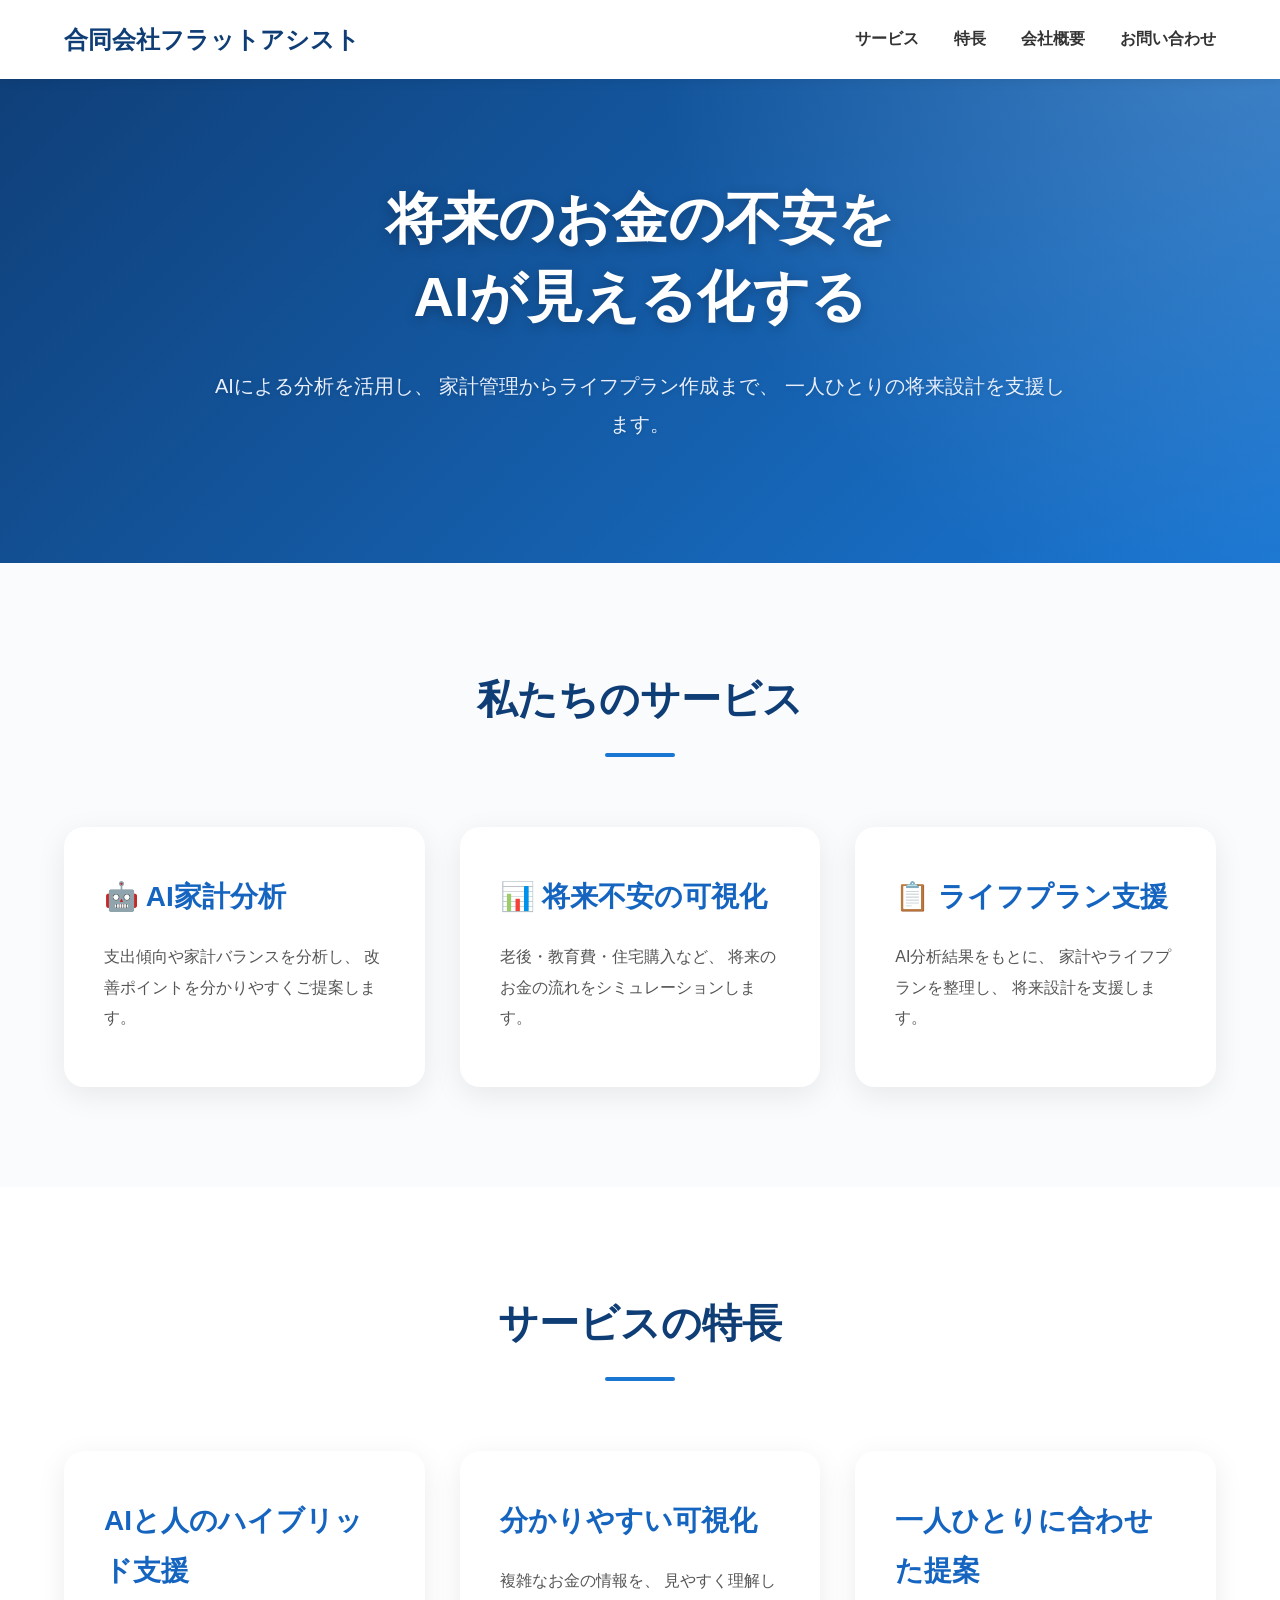
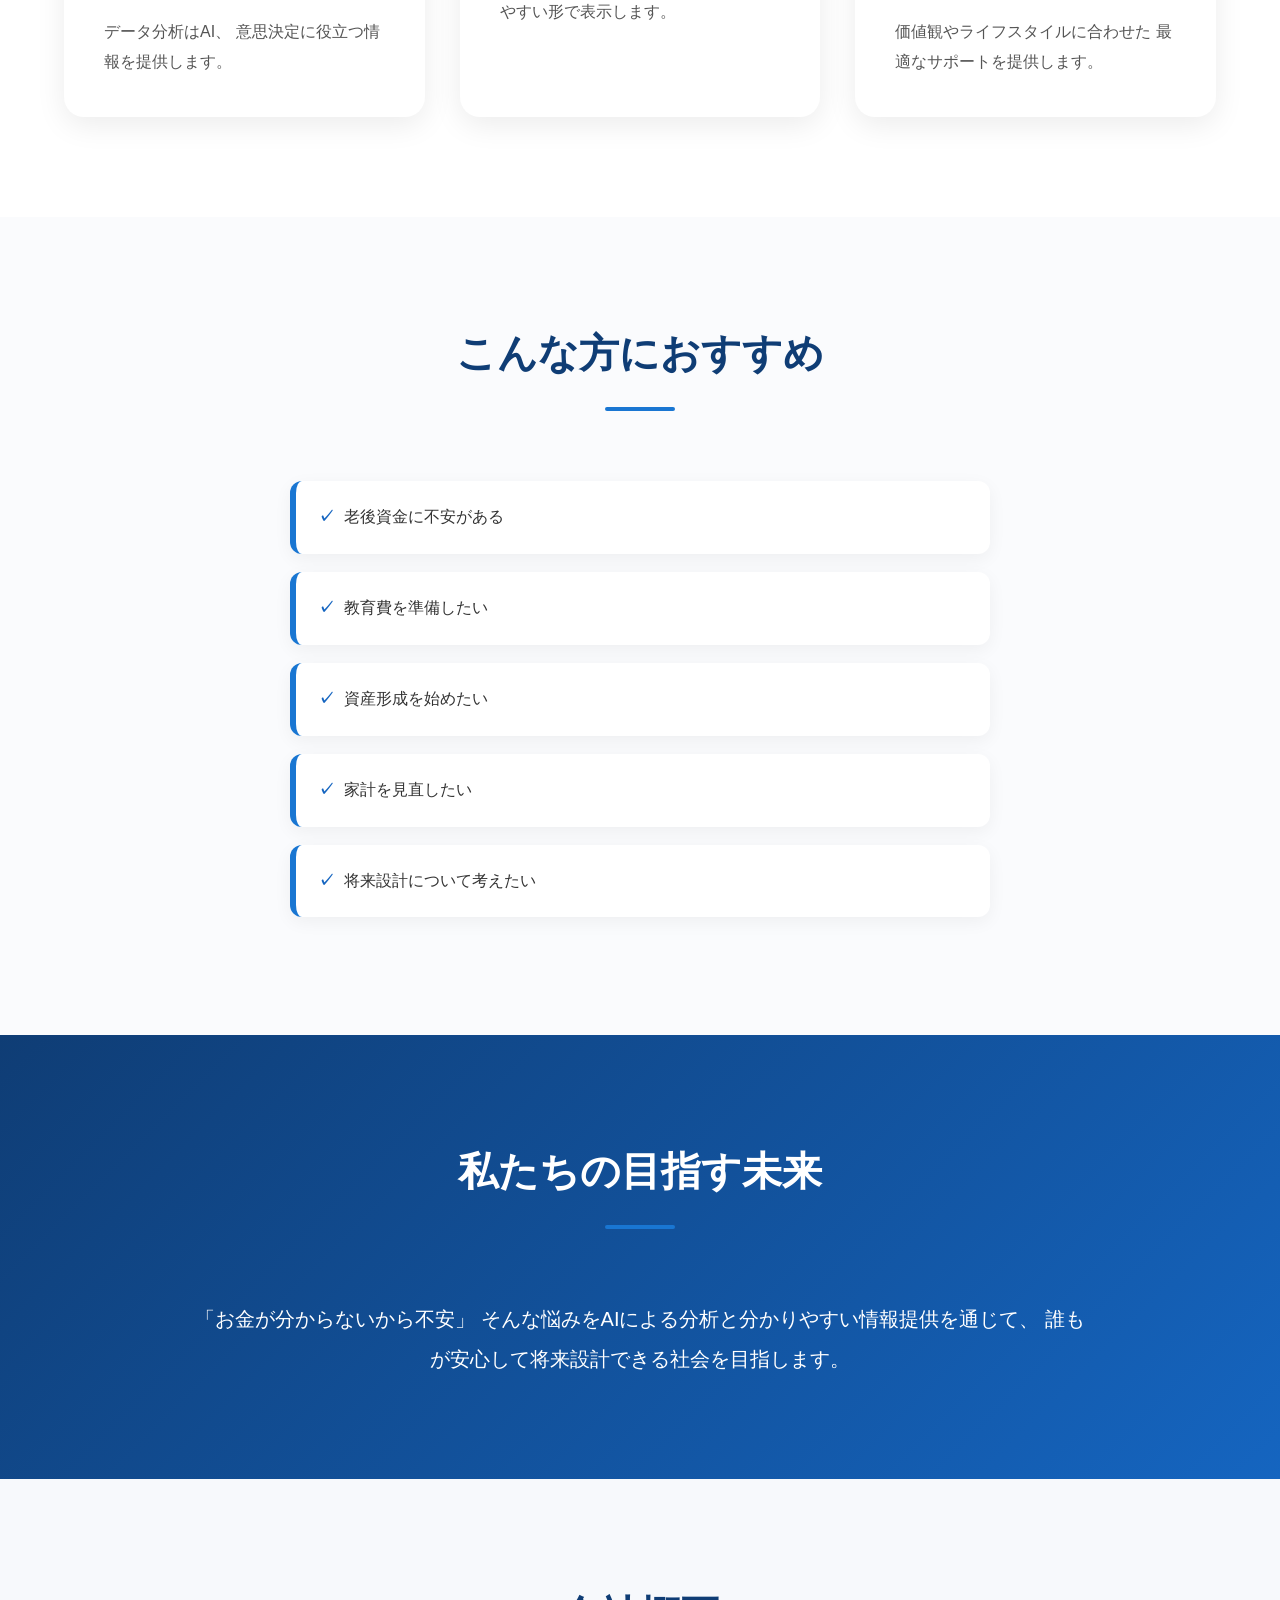
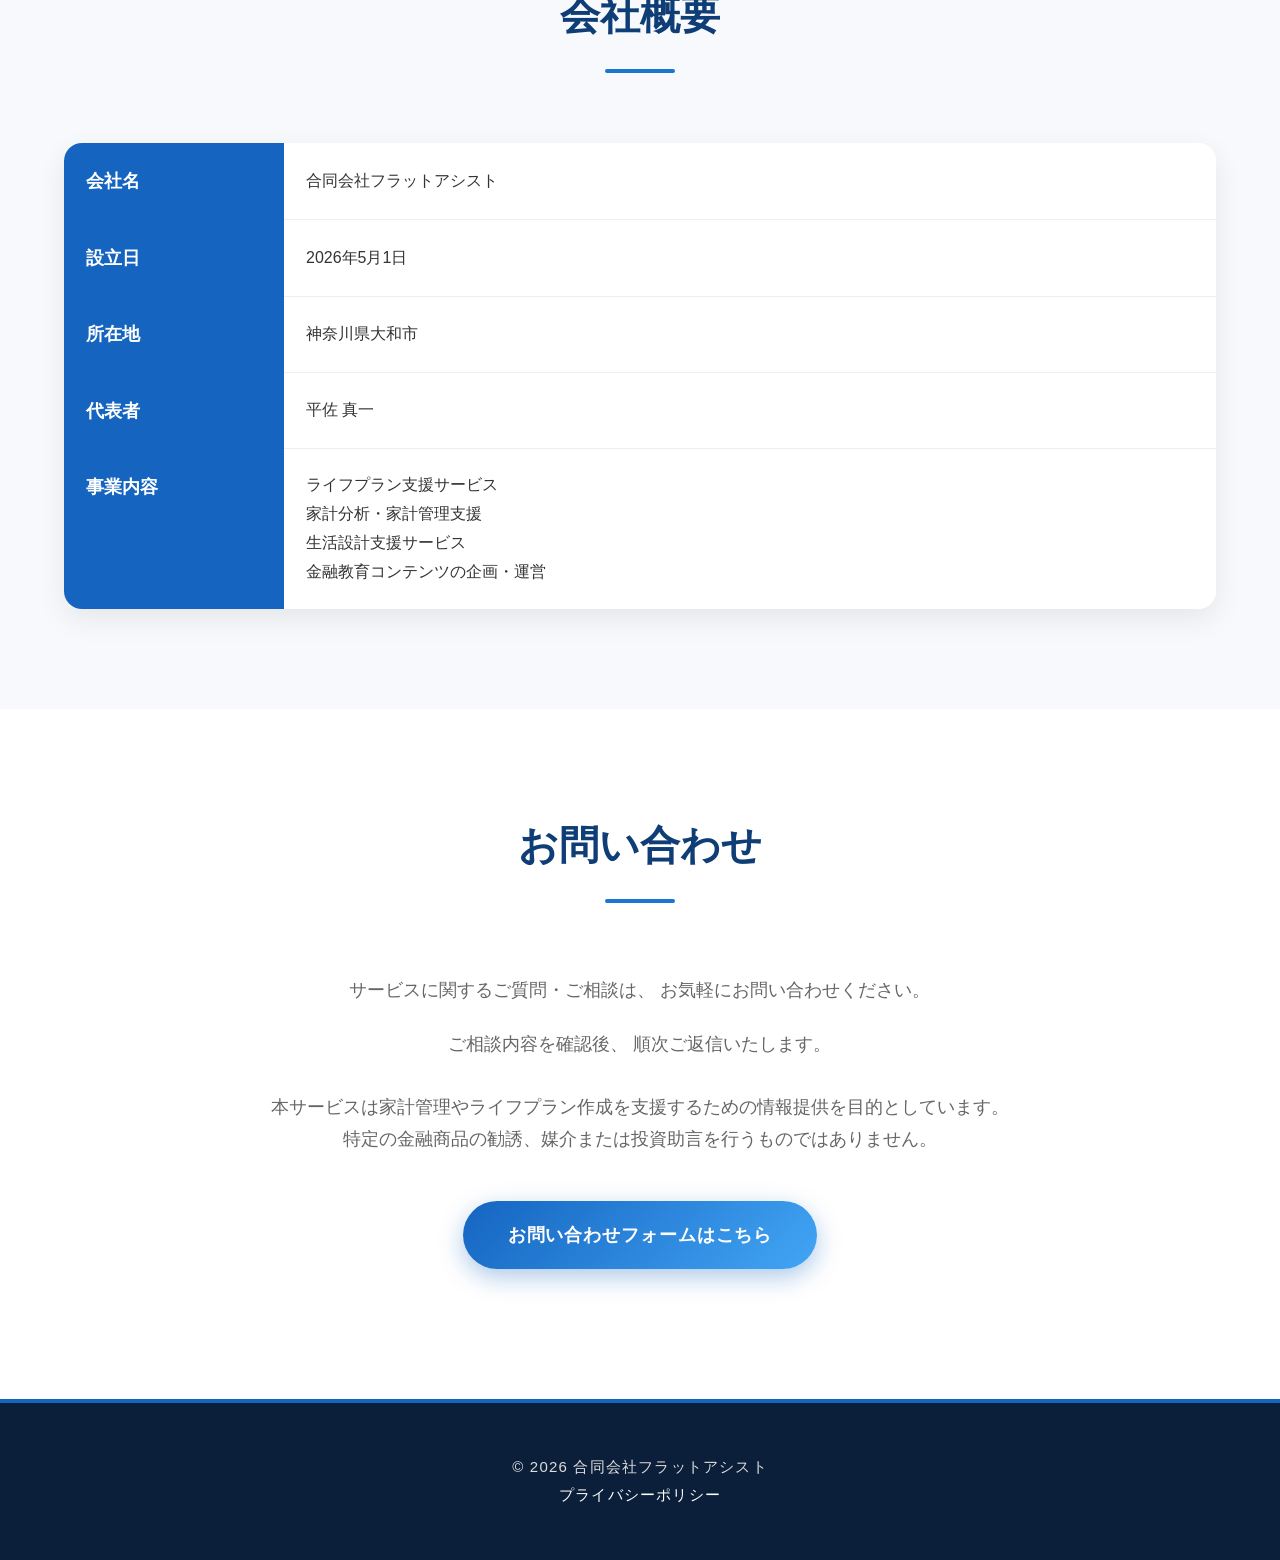
<file: index.html>
<!DOCTYPE html>
<html lang="ja">
<head>

<meta charset="UTF-8">
<meta name="viewport" content="width=device-width, initial-scale=1.0">

<title>合同会社フラットアシスト</title>

<meta name="description" content="AIを活用し、家計管理やライフプランを見える化する生活設計支援サービスです。">

<meta name="robots" content="noindex,nofollow,noarchive">
<meta name="googlebot" content="noindex,nofollow,noarchive">

<link rel="stylesheet" href="style.css">

</head>

<body>

<header>

<div class="container">

<div class="logo">
合同会社フラットアシスト
</div>

<nav>

<a href="#service">サービス</a>

<a href="#feature">特長</a>

<a href="#company">会社概要</a>

<a href="#contact">お問い合わせ</a>

</nav>

</div>

</header>

<section class="hero">

<div class="container">

<h1>

将来のお金の不安を<br>

AIが見える化する

</h1>

<p>

AIによる分析を活用し、
家計管理からライフプラン作成まで、
一人ひとりの将来設計を支援します。

</p>

</div>

</section>

<section id="service">

<div class="container">

<h2>

私たちのサービス

</h2>

<div class="cards">

<div class="card">

<h3>🤖 AI家計分析</h3>

<p>

支出傾向や家計バランスを分析し、

改善ポイントを分かりやすくご提案します。

</p>

</div>

<div class="card">

<h3>📊 将来不安の可視化</h3>

<p>

老後・教育費・住宅購入など、

将来のお金の流れをシミュレーションします。

</p>

</div>

<div class="card">

<h3>📋 ライフプラン支援</h3>

<p>

AI分析結果をもとに、

家計やライフプランを整理し、

将来設計を支援します。

</p>

</div>

</div>

</div>

</section>

<section id="feature">

<div class="container">

<h2>

サービスの特長

</h2>

<div class="cards">

<div class="card">

<h3>

AIと人のハイブリッド支援

</h3>

<p>

データ分析はAI、

意思決定に役立つ情報を提供します。

</p>

</div>

<div class="card">

<h3>

分かりやすい可視化

</h3>

<p>

複雑なお金の情報を、

見やすく理解しやすい形で表示します。

</p>

</div>

<div class="card">

<h3>

一人ひとりに合わせた提案

</h3>

<p>

価値観やライフスタイルに合わせた

最適なサポートを提供します。

</p>

</div>

</div>

</div>

</section>

<section>

<div class="container">

<h2>

こんな方におすすめ

</h2>

<ul class="recommend">

<li>老後資金に不安がある</li>

<li>教育費を準備したい</li>

<li>資産形成を始めたい</li>

<li>家計を見直したい</li>

<li>将来設計について考えたい</li>

</ul>

</div>

</section>

<section class="vision">

<div class="container">

<h2>

私たちの目指す未来

</h2>

<p>

「お金が分からないから不安」

そんな悩みをAIによる分析と分かりやすい情報提供を通じて、

誰もが安心して将来設計できる社会を目指します。

</p>

</div>

</section>

<section id="company">

<div class="container">

<h2>

会社概要

</h2>

<table>

<tr>

<th>会社名</th>

<td>合同会社フラットアシスト</td>

</tr>

<tr>

<th>設立日</th>

<td>2026年5月1日</td>

</tr>

<tr>

<th>所在地</th>

<td>神奈川県大和市</td>

</tr>

<tr>

<th>代表者</th>

<td>平佐 真一</td>

</tr>

<tr>

<th>事業内容</th>

<td>

ライフプラン支援サービス<br>

家計分析・家計管理支援<br>

生活設計支援サービス<br>

金融教育コンテンツの企画・運営

</td>

</tr>

</table>

</div>

</section>

<section id="contact">

<div class="container">

<h2>

お問い合わせ

</h2>

<p>

サービスに関するご質問・ご相談は、

お気軽にお問い合わせください。

</p>

<p>

ご相談内容を確認後、

順次ご返信いたします。

</p>

<p class="notice">

本サービスは家計管理やライフプラン作成を支援するための情報提供を目的としています。<br>

特定の金融商品の勧誘、媒介または投資助言を行うものではありません。

</p>

<a class="button"

href="https://docs.google.com/forms/d/e/1FAIpQLSeuzNLISssVLIn3XFqS3ti3Nsq6YUWpDZ2SLGhvXzAfGFrGUg/viewform?usp=publish-editor"

target="_blank"
rel="noopener noreferrer">

お問い合わせフォームはこちら

</a>

</div>

</section>

<footer>

<div class="container">

<p>© 2026 合同会社フラットアシスト</p>

<p>
<a href="privacy.html">プライバシーポリシー</a>
</p>

</div>

</footer>

</body>

</html>
</file>
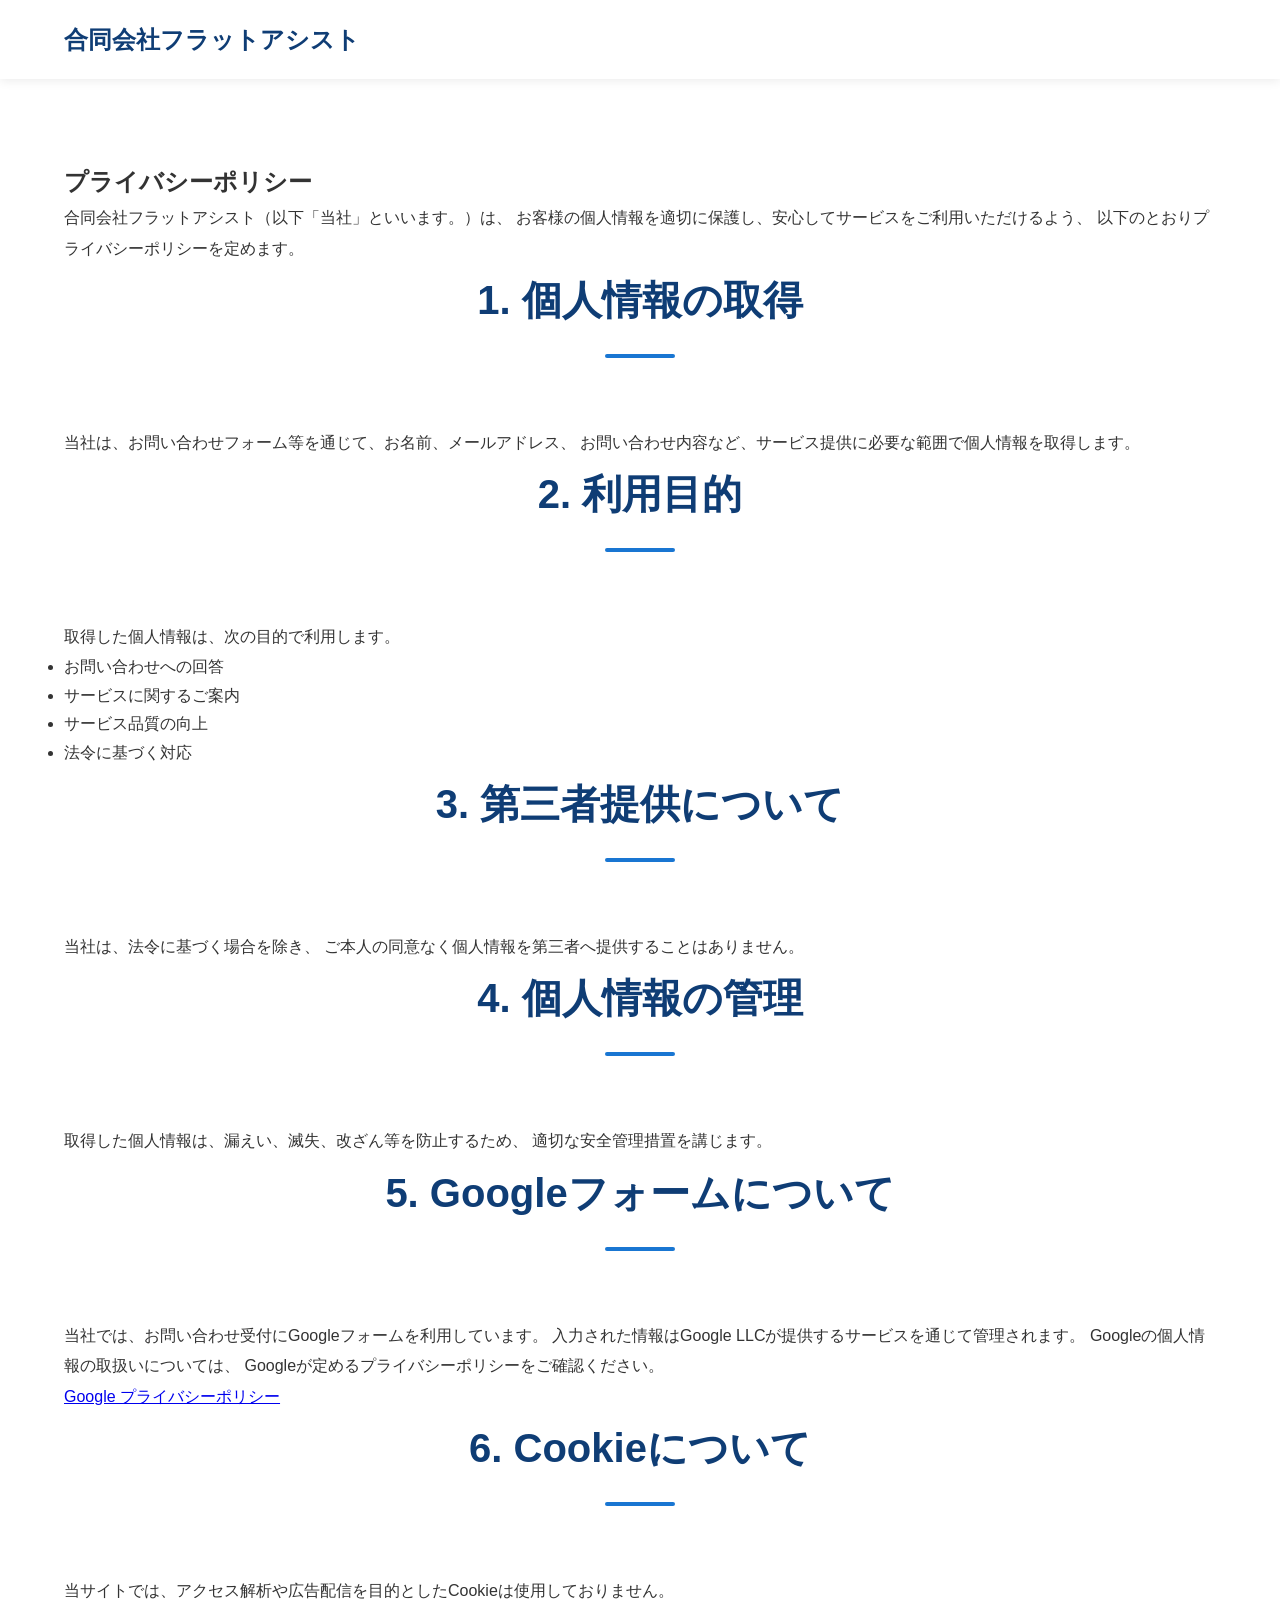
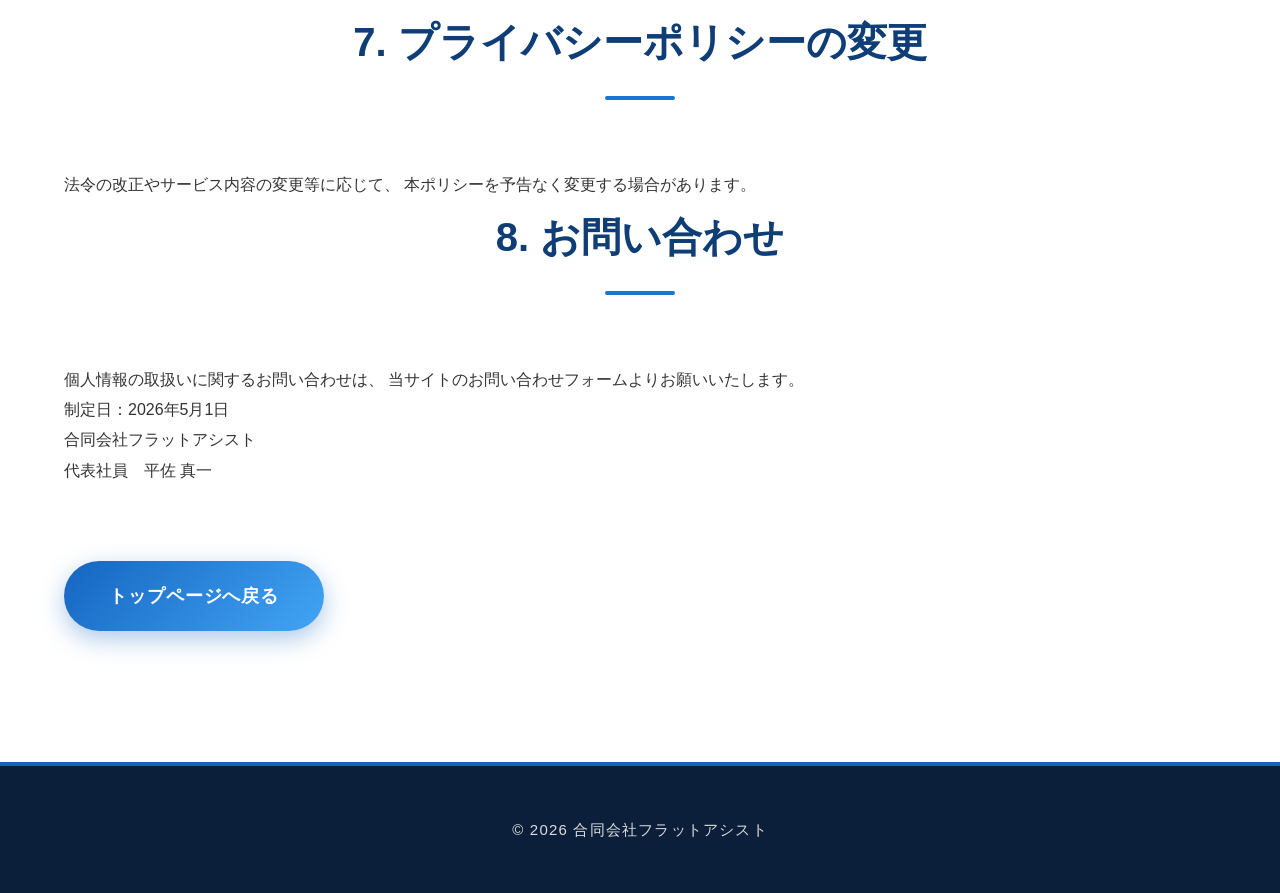
<file: privacy.html>
<!DOCTYPE html>
<html lang="ja">
<head>

<meta charset="UTF-8">
<meta name="viewport" content="width=device-width, initial-scale=1.0">

<title>プライバシーポリシー | 合同会社フラットアシスト</title>

<meta name="description" content="合同会社フラットアシストのプライバシーポリシー">

<meta name="robots" content="noindex,nofollow,noarchive">

<link rel="stylesheet" href="style.css">

</head>

<body>

<header>

<div class="container">

<div class="logo">

<a href="index.html" style="text-decoration:none;color:inherit;">
合同会社フラットアシスト
</a>

</div>

</div>

</header>

<section style="padding-top:160px;">

<div class="container">

<h1>プライバシーポリシー</h1>

<p>
合同会社フラットアシスト（以下「当社」といいます。）は、
お客様の個人情報を適切に保護し、安心してサービスをご利用いただけるよう、
以下のとおりプライバシーポリシーを定めます。
</p>

<h2>1. 個人情報の取得</h2>

<p>
当社は、お問い合わせフォーム等を通じて、お名前、メールアドレス、
お問い合わせ内容など、サービス提供に必要な範囲で個人情報を取得します。
</p>

<h2>2. 利用目的</h2>

<p>取得した個人情報は、次の目的で利用します。</p>

<ul>

<li>お問い合わせへの回答</li>

<li>サービスに関するご案内</li>

<li>サービス品質の向上</li>

<li>法令に基づく対応</li>

</ul>

<h2>3. 第三者提供について</h2>

<p>
当社は、法令に基づく場合を除き、
ご本人の同意なく個人情報を第三者へ提供することはありません。
</p>

<h2>4. 個人情報の管理</h2>

<p>
取得した個人情報は、漏えい、滅失、改ざん等を防止するため、
適切な安全管理措置を講じます。
</p>

<h2>5. Googleフォームについて</h2>

<p>
当社では、お問い合わせ受付にGoogleフォームを利用しています。
入力された情報はGoogle LLCが提供するサービスを通じて管理されます。
Googleの個人情報の取扱いについては、
Googleが定めるプライバシーポリシーをご確認ください。
</p>

<p>
<a href="https://policies.google.com/privacy" target="_blank" rel="noopener noreferrer">
Google プライバシーポリシー
</a>
</p>

<h2>6. Cookieについて</h2>

<p>
当サイトでは、アクセス解析や広告配信を目的としたCookieは使用しておりません。
</p>

<h2>7. プライバシーポリシーの変更</h2>

<p>
法令の改正やサービス内容の変更等に応じて、
本ポリシーを予告なく変更する場合があります。
</p>

<h2>8. お問い合わせ</h2>

<p>
個人情報の取扱いに関するお問い合わせは、
当サイトのお問い合わせフォームよりお願いいたします。
</p>

<p>

制定日：2026年5月1日

</p>

<p>

合同会社フラットアシスト<br>
代表社員　平佐 真一

</p>

<p style="margin-top:50px;">

<a class="button" href="index.html">

トップページへ戻る

</a>

</p>

</div>

</section>

<footer>

<div class="container">

© 2026 合同会社フラットアシスト

</div>

</footer>

</body>

</html>
</file>
<file: style.css>
/* ===================================
   合同会社フラットアシスト
   style.css
=================================== */

*{
    margin:0;
    padding:0;
    box-sizing:border-box;
}

html{
    scroll-behavior:smooth;
}

body{
    font-family:
        "Yu Gothic",
        "Hiragino Kaku Gothic ProN",
        "Meiryo",
        sans-serif;
    font-size:16px;
    line-height:1.8;
    color:#333;
    background:#ffffff;
}

/* -----------------------------
Container
------------------------------*/

.container{

    width:90%;
    max-width:1200px;

    margin:auto;

}

/* -----------------------------
Header
------------------------------*/

header{

    position:fixed;

    top:0;

    width:100%;

    background:#ffffff;

    box-shadow:
    0 2px 10px rgba(0,0,0,.08);

    z-index:999;

}

header .container{

    display:flex;

    justify-content:space-between;

    align-items:center;

    padding:18px 0;

}

.logo{

    font-size:24px;

    font-weight:bold;

    color:#0F3D75;

}

nav{

    display:flex;

    gap:35px;

}

nav a{

    text-decoration:none;

    color:#333;

    font-weight:600;

    transition:.3s;

}

nav a:hover{

    color:#1565C0;

}

/* -----------------------------
Hero
------------------------------*/

.hero{

    background:

    linear-gradient(
    135deg,
    #0F3D75,
    #1976D2);

    color:#fff;

    padding:

    180px 20px

    120px;

    text-align:center;

}

.hero h1{

    font-size:56px;

    font-weight:700;

    margin-bottom:30px;

    line-height:1.4;

}

.hero p{

    max-width:850px;

    margin:auto;

    font-size:20px;

    color:#e8f0ff;

}

/* -----------------------------
Section
------------------------------*/

section{

    padding:

    100px

    0;

}

section h2{

    font-size:40px;

    color:#0F3D75;

    text-align:center;

    margin-bottom:70px;

}

/* -----------------------------
Card
------------------------------*/

.cards{

    display:grid;

    grid-template-columns:

    repeat(
    auto-fit,
    minmax(300px,1fr));

    gap:35px;

}

.card{

    background:#fff;

    border-radius:20px;

    padding:40px;

    box-shadow:

    0 8px 30px rgba(0,0,0,.08);

    transition:.35s;

}

.card:hover{

    transform:

    translateY(-10px);

    box-shadow:

    0 20px 40px rgba(0,0,0,.15);

}

.card h3{

    color:#1565C0;

    margin-bottom:20px;

    font-size:28px;

}

.card p{

    color:#555;

}

/* -----------------------------
Recommend
------------------------------*/

.recommend{

    max-width:700px;

    margin:auto;

    list-style:none;

}

.recommend li{

    background:#fff;

    padding:22px;

    margin-bottom:18px;

    border-left:

    6px solid

    #1976D2;

    border-radius:12px;

    box-shadow:

    0 5px 18px rgba(0,0,0,.05);

}

/* -----------------------------
Vision
------------------------------*/

.vision{

    background:
    linear-gradient(
    135deg,
    #0F3D75,
    #1565C0);

    color:#fff;

}

.vision h2{

    color:#fff;

}

.vision p{

    max-width:900px;

    margin:auto;

    text-align:center;

    font-size:20px;

    line-height:2;

}

/* -----------------------------
Company
------------------------------*/

#company{

    background:#f7f9fc;

}

table{

    width:100%;

    border-collapse:collapse;

    background:#fff;

    border-radius:16px;

    overflow:hidden;

    box-shadow:
    0 10px 30px rgba(0,0,0,.08);

}

th{

    width:220px;

    background:#1565C0;

    color:#fff;

    text-align:left;

    padding:22px;

    font-size:18px;

}

td{

    padding:22px;

    border-bottom:
    1px solid #eee;

    line-height:1.8;

}

tr:last-child td{

    border-bottom:none;

}

/* -----------------------------
Contact
------------------------------*/

#contact{

    background:#ffffff;

    text-align:center;

}

#contact p{

    margin-bottom:20px;

    color:#666;

    font-size:18px;

}

.button{

    display:inline-block;

    margin-top:25px;

    padding:

    18px 45px;

    background:

    linear-gradient(
    135deg,
    #1565C0,
    #42A5F5);

    color:#fff;

    font-size:18px;

    font-weight:bold;

    text-decoration:none;

    border-radius:50px;

    transition:.3s;

    box-shadow:

    0 8px 25px rgba(21,101,192,.35);

}

.button:hover{

    transform:

    translateY(-5px);

    box-shadow:

    0 15px 35px rgba(21,101,192,.45);

}

/* -----------------------------
Footer
------------------------------*/

footer{

    background:#0B1F3A;

    color:#ddd;

    text-align:center;

    padding:50px 20px;

    font-size:15px;

}

footer a{

    color:#fff;

    text-decoration:none;

}

footer a:hover{

    text-decoration:underline;

}

/* -----------------------------
Utility
------------------------------*/

.text-center{

    text-align:center;

}

.mt-30{

    margin-top:30px;

}

.mb-30{

    margin-bottom:30px;

}

.pt-50{

    padding-top:50px;

}

.pb-50{

    padding-bottom:50px;

}

/* -----------------------------
Responsive
------------------------------*/

@media (max-width:992px){

.hero h1{

    font-size:42px;

}

.hero p{

    font-size:18px;

}

section h2{

    font-size:34px;

}

nav{

    gap:20px;

}

}

@media (max-width:768px){

header .container{

    flex-direction:column;

    gap:15px;

}

nav{

    flex-wrap:wrap;

    justify-content:center;

}

.hero{

    padding:150px 20px 90px;

}

.hero h1{

    font-size:34px;

}

.hero p{

    font-size:16px;

}

.cards{

    grid-template-columns:1fr;

}

table,
tbody,
tr,
th,
td{

    display:block;

    width:100%;

}

th{

    border-bottom:none;

}

td{

    margin-bottom:20px;

}

.button{

    width:100%;

    max-width:340px;

}

}
/* ===================================
   Premium Design
=================================== */

/* セクションが少し浮き上がる */
section{

    position:relative;

    overflow:hidden;

}

/* 見出しの下線 */

section h2::after{

    content:"";

    display:block;

    width:70px;

    height:4px;

    background:#1976D2;

    margin:18px auto 0;

    border-radius:20px;

}

/* Hero */

.hero{

    position:relative;

}

.hero::before{

    content:"";

    position:absolute;

    inset:0;

    background:
    radial-gradient(circle at top right,
    rgba(255,255,255,.18),
    transparent 45%);

}

/* カード */

.card{

    border-top:5px solid transparent;

}

.card:hover{

    border-top:5px solid #1976D2;

}

/* カードタイトル */

.card h3{

    display:flex;

    align-items:center;

    gap:12px;

}

/* ボタン */

.button{

    position:relative;

    overflow:hidden;

}

.button::before{

    content:"";

    position:absolute;

    top:0;

    left:-120%;

    width:100%;

    height:100%;

    background:

    linear-gradient(

    90deg,

    transparent,

    rgba(255,255,255,.35),

    transparent

    );

    transition:.8s;

}

.button:hover::before{

    left:120%;

}

/* テーブル */

table{

    transition:.3s;

}

table:hover{

    box-shadow:

    0 20px 40px rgba(0,0,0,.12);

}

/* リスト */

.recommend li{

    transition:.3s;

}

.recommend li:hover{

    transform:translateX(8px);

}

/* ナビ */

nav a{

    position:relative;

}

nav a::after{

    content:"";

    position:absolute;

    left:0;

    bottom:-6px;

    width:0;

    height:2px;

    background:#1565C0;

    transition:.3s;

}

nav a:hover::after{

    width:100%;

}

/* Footer */

footer{

    letter-spacing:.08em;

}

/* 画像を入れる時用 */

img{

    max-width:100%;

    height:auto;

    display:block;

}

/* フォーカス */

a:focus{

    outline:2px solid #1976D2;

    outline-offset:4px;

}

/* スムーズ */

html{

    scroll-padding-top:90px;

}
/* ===================================
   Final Polish
=================================== */

/* セクションの背景を交互に */
section:nth-of-type(even):not(.hero):not(.vision){
    background:#fafbfd;
}

/* 本文 */
p{
    line-height:1.9;
}

/* カード内の文章 */
.card p{
    font-size:16px;
}

/* カード高さを揃える */
.card{
    display:flex;
    flex-direction:column;
    justify-content:flex-start;
    min-height:260px;
}

/* お問い合わせボタン */
.button{
    font-size:18px;
    letter-spacing:.05em;
}

.button:active{
    transform:scale(.98);
}

/* テーブル */
table{
    border-radius:18px;
}

th{
    vertical-align:top;
}

td{
    background:#fff;
}

/* リスト */
.recommend li::before{
    content:"✓";
    color:#1565C0;
    font-weight:bold;
    margin-right:10px;
}

/* Hero */
.hero h1{
    text-shadow:
        0 3px 12px rgba(0,0,0,.25);
}

.hero p{
    text-shadow:
        0 1px 5px rgba(0,0,0,.15);
}

/* セクション余白 */
section:last-of-type{
    padding-bottom:120px;
}

/* フッター */
footer{
    border-top:4px solid #1565C0;
}

/* リンク */
a{
    transition:all .25s ease;
}

/* 選択色 */
::selection{
    background:#1976D2;
    color:#fff;
}

/* スクロールバー（Chrome系） */
::-webkit-scrollbar{
    width:10px;
}

::-webkit-scrollbar-track{
    background:#eef3f9;
}

::-webkit-scrollbar-thumb{
    background:#1976D2;
    border-radius:20px;
}

::-webkit-scrollbar-thumb:hover{
    background:#0F3D75;
}

/* 印刷時 */
@media print{

header,
nav,
.button,
footer{
    display:none;
}

body{
    color:#000;
    background:#fff;
}

section{
    padding:30px 0;
}

}

/* 大型ディスプレイ */
@media (min-width:1400px){

.container{
    max-width:1280px;
}

.hero h1{
    font-size:64px;
}

.hero p{
    font-size:22px;
}

}

/* 小型スマホ */
@media (max-width:480px){

.logo{
    font-size:20px;
}

.hero{
    padding:130px 20px 70px;
}

.hero h1{
    font-size:28px;
}

section{
    padding:70px 0;
}

section h2{
    font-size:28px;
}

.card{
    padding:28px;
}

.button{
    padding:16px 24px;
    font-size:16px;
}

}

.notice{
    margin:30px auto 40px;
    max-width:800px;
    font-size:14px;
    line-height:1.8;
    color:#666;
    text-align:center;
}
</file>
